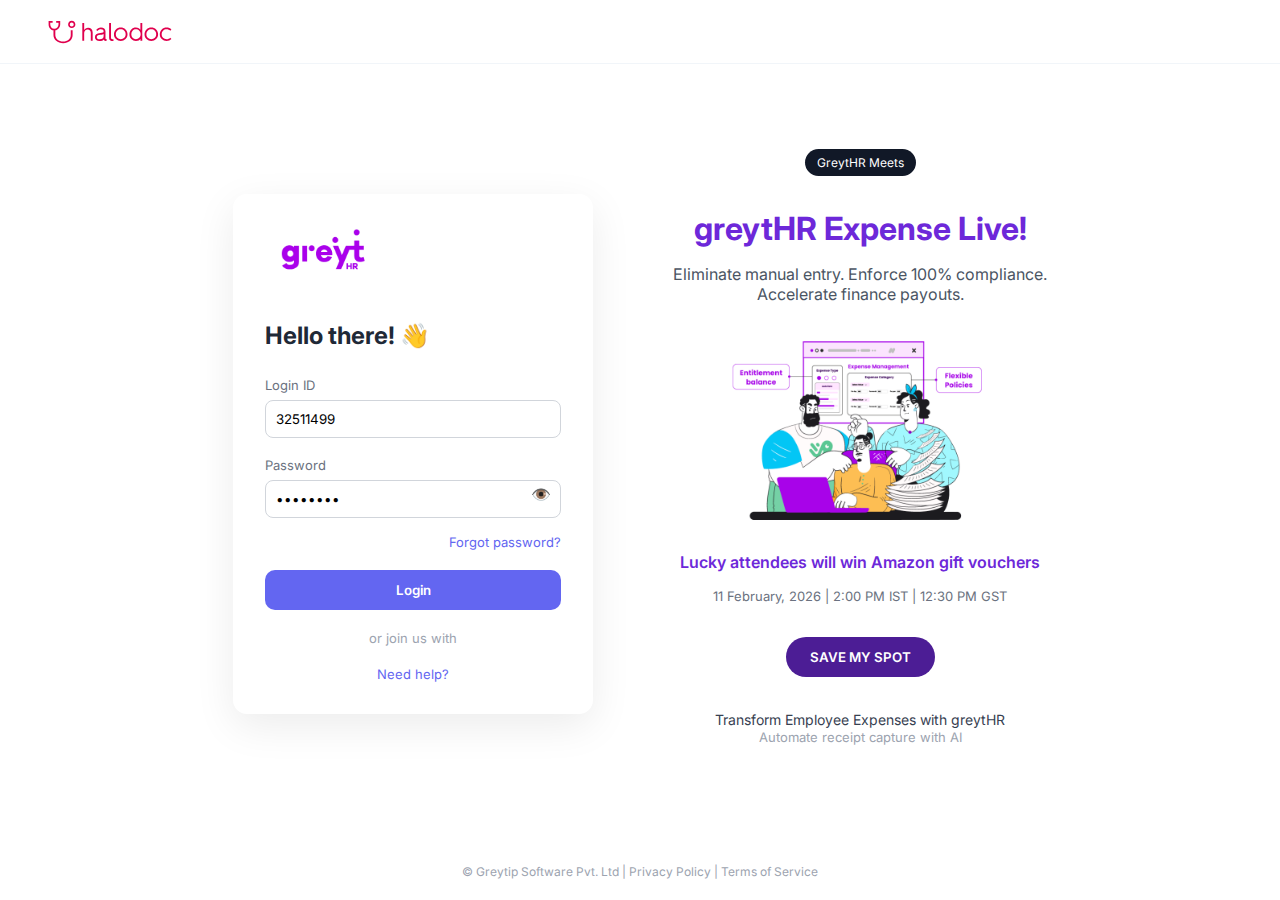
<file: index.html>
<!DOCTYPE html>
<html lang="en">
<head>
  <meta charset="UTF-8" />
  <title>greytHR Login</title>
  <meta name="viewport" content="width=device-width, initial-scale=1.0" />
  <link rel="stylesheet" href="style.css" />
  <link rel="preconnect" href="https://fonts.googleapis.com">
  <link href="https://fonts.googleapis.com/css2?family=Inter:wght@400;500;600;700&display=swap" rel="stylesheet">
</head>
<body>

  <header class="top-bar">
<img src="Halodoc_Logo.svg" alt="Halodoc" class="logo">
  </header>

  <main class="container">

    <!-- LEFT LOGIN CARD -->
    <section class="login-card">
      <img
        src="grey_logo.png"
        alt="greytHR"
        class="brand-logo"
      />

      <h2>Hello there! 👋</h2>

      <label>Login ID</label>
      <input type="text" value="32511499" />

      <label>Password</label>
      <div class="password-wrapper">
        <input type="password" value="password" />
        <span class="eye">👁️</span>
      </div>

      <a href="#" class="forgot">Forgot password?</a>

     <button class="login-btn" id="loginBtn">Login</button>

      <p class="divider">or join us with</p>


      <a href="#" class="help">Need help?</a>
    </section>

    <!-- RIGHT PROMO -->
    <section class="promo">
      <span class="badge">GreytHR Meets</span>
      <h1>greytHR Expense Live!</h1>
      <p class="subtitle">
        Eliminate manual entry. Enforce 100% compliance.<br />
        Accelerate finance payouts.
      </p>

      <div class="promo-illustration">
        <img
          src="greyimg.png"
          alt="Illustration"
        />
      </div>

      <p class="event">
        Lucky attendees will win Amazon gift vouchers
      </p>
      <p class="date">
        11 February, 2026 | 2:00 PM IST | 12:30 PM GST
      </p>

      <button class="cta">SAVE MY SPOT</button>

      <p class="footer-text">
        Transform Employee Expenses with greytHR<br />
        <span>Automate receipt capture with AI</span>
      </p>
    </section>

  </main>

  <footer class="footer">
    © Greytip Software Pvt. Ltd | Privacy Policy | Terms of Service
  </footer>
</body>
</html>
</file>
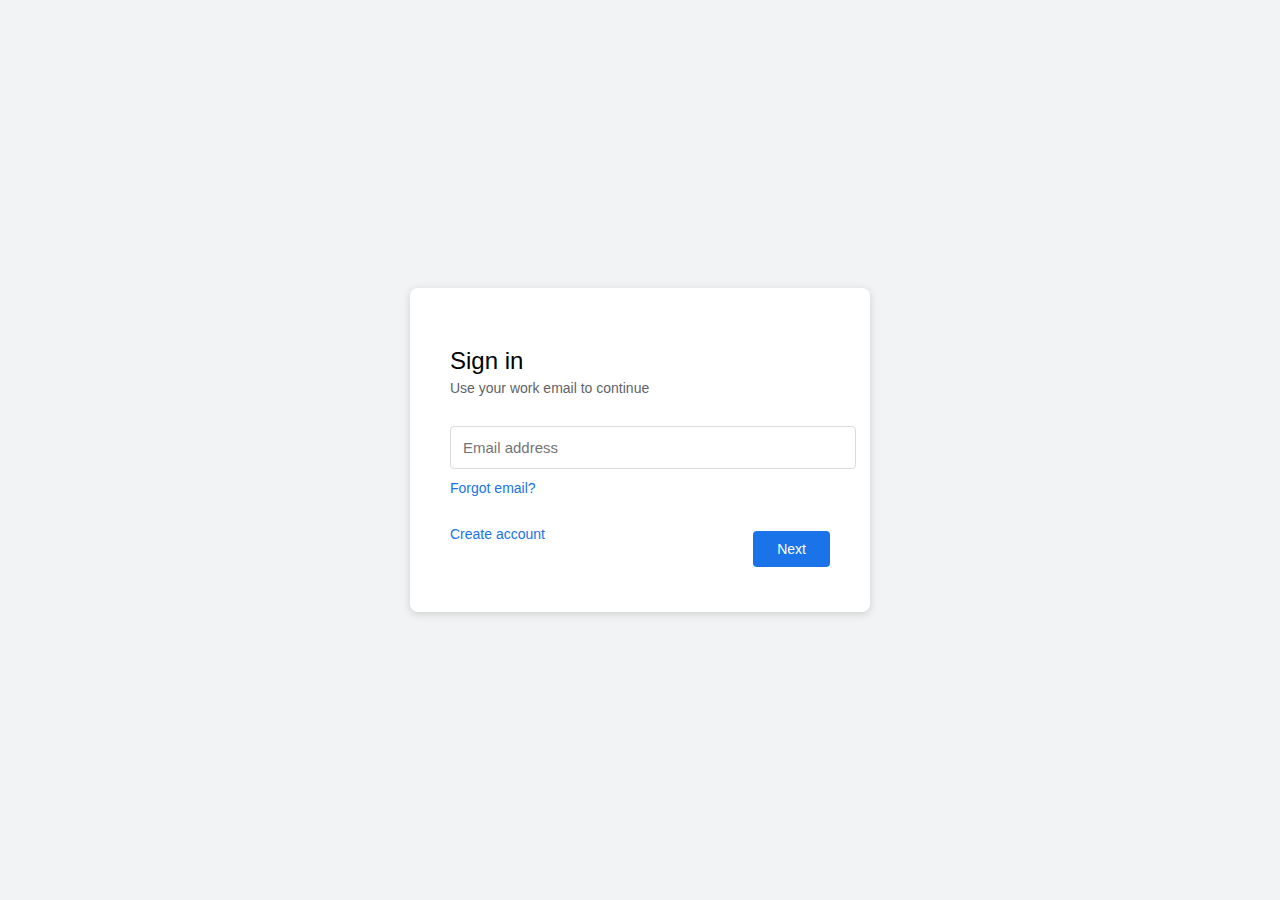
<file: pishing2.html>
<!DOCTYPE html>
<html lang="en">
<head>
<meta charset="UTF-8">
<title>Sign in – Secure Portal</title>

<style>
  body {
    font-family: Arial, sans-serif;
    background-color: #f1f3f4;
    display: flex;
    justify-content: center;
    align-items: center;
    height: 100vh;
    margin: 0;
  }

  .container {
    background: #fff;
    width: 380px;
    padding: 40px;
    border-radius: 8px;
    box-shadow: 0 2px 8px rgba(0,0,0,0.15);
  }

  h2 {
    font-weight: normal;
    margin-bottom: 5px;
  }

  .subtitle {
    color: #5f6368;
    font-size: 14px;
    margin-bottom: 30px;
  }

  input {
    width: 100%;
    padding: 12px;
    font-size: 15px;
    border: 1px solid #dadce0;
    border-radius: 4px;
    margin-bottom: 10px;
  }

  input:focus {
    outline: none;
    border-color: #1a73e8;
  }

  .link {
    color: #1a73e8;
    font-size: 14px;
    cursor: pointer;
    margin-bottom: 30px;
    display: inline-block;
  }

  .actions {
    display: flex;
    justify-content: space-between;
    align-items: center;
  }

  button {
    background: #1a73e8;
    color: white;
    border: none;
    padding: 10px 24px;
    border-radius: 4px;
    font-size: 14px;
    cursor: pointer;
  }

  button:hover {
    background: #1669c1;
  }

  .awareness {
    display: none;
    text-align: center;
  }

  ul {
    text-align: left;
  }
</style>
</head>

<body>

<div class="container" id="login">
  <h2>Sign in</h2>
  <div class="subtitle">Use your work email to continue</div>

  <input type="email" placeholder="Email address" />

  <div class="link">Forgot email?</div>

  <div class="actions">
    <div class="link">Create account</div>
    <button onclick="showAwareness()">Next</button>
  </div>
</div>

<div class="container awareness" id="awareness">
  <h2>🎯 Security Awareness Test</h2>
  <p><strong>You clicked a sign-in link from an email.</strong></p>

  <p>
    This was a simulated security awareness exercise.  
    No credentials were requested or collected.
  </p>

  <h4>Remember:</h4>
  <ul>
    <li>Verify links before clicking</li>
    <li>Check sender and domain carefully</li>
    <li>Avoid signing in from email links</li>
    <li>Report suspicious emails</li>
  </ul>

  <p><strong>Thank you for staying secure.</strong></p>
</div>

<script>
function showAwareness() {
  document.getElementById("login").style.display = "none";
  document.getElementById("awareness").style.display = "block";
}
</script>

</body>
</html>
</file>
<file: style.css>
* {
  box-sizing: border-box;
  font-family: "Inter", sans-serif;
}

body {
  margin: 0;
  background: #ffffff;
  color: #1f2937;
}

.top-bar {
  height: 64px;              /* FIXED header height */
  padding: 0 40px;
  display: flex;
  align-items: center;       /* vertically centers logo */
  border-bottom: 1px solid #f1f5f9;
  background: #fff;
}


.logo {
  height: 100px;
}

.container {
  display: flex;
  min-height: calc(100vh - 120px);
  padding: 40px;
  gap: 80px;
  align-items: center;
  justify-content: center;
}

.login-card {
  width: 360px;
  background: #ffffff;
  padding: 32px;
  border-radius: 14px;
  box-shadow: 0 12px 40px rgba(0,0,0,0.08);
}

.brand-logo {
  width: 120px;
  margin-bottom: 20px;
}

.login-card h2 {
  margin-bottom: 24px;
}

.login-card label {
  font-size: 13px;
  color: #6b7280;
}

.login-card input {
  width: 100%;
  padding: 10px;
  margin: 6px 0 16px;
  border-radius: 8px;
  border: 1px solid #d1d5db;
}

.password-wrapper {
  position: relative;
}

.password-wrapper .eye {
  position: absolute;
  right: 10px;
  top: 10px;
  cursor: pointer;
}

.forgot {
  display: block;
  text-align: right;
  font-size: 13px;
  color: #6366f1;
  margin-bottom: 20px;
  text-decoration: none;
}

.login-btn {
  width: 100%;
  background: #6366f1;
  color: white;
  border: none;
  padding: 12px;
  border-radius: 10px;
  font-weight: 600;
  cursor: pointer;
}

.divider {
  text-align: center;
  margin: 20px 0;
  font-size: 13px;
  color: #9ca3af;
}

.social-buttons {
  display: flex;
  gap: 12px;
  justify-content: center;
}

.social {
  width: 44px;
  height: 44px;
  border-radius: 10px;
  border: 1px solid #e5e7eb;
  background: white;
  cursor: pointer;
  font-weight: 600;
}

.help {
  display: block;
  margin-top: 20px;
  text-align: center;
  font-size: 13px;
  color: #6366f1;
  text-decoration: none;
}

/* PROMO */

.promo {
  max-width: 460px;
  text-align: center;
}

.badge {
  display: inline-block;
  background: #111827;
  color: white;
  padding: 6px 12px;
  border-radius: 999px;
  font-size: 12px;
  margin-bottom: 12px;
}

.promo h1 {
  color: #6d28d9;
  margin-bottom: 10px;
}

.subtitle {
  color: #4b5563;
  margin-bottom: 30px;
}

.promo-illustration img {
  width: 100%;
  max-width: 300px;
}

.event {
  margin-top: 20px;
  font-weight: 600;
  color: #6d28d9;
}

.date {
  font-size: 13px;
  color: #6b7280;
}

.cta {
  margin: 20px 0;
  background: #4c1d95;
  color: white;
  padding: 12px 24px;
  border-radius: 999px;
  border: none;
  cursor: pointer;
  font-weight: 600;
}

.footer-text {
  font-size: 14px;
  color: #374151;
}

.footer-text span {
  color: #9ca3af;
  font-size: 13px;
}

.footer {
  text-align: center;
  font-size: 12px;
  color: #9ca3af;
  padding: 20px;
}
</file>
